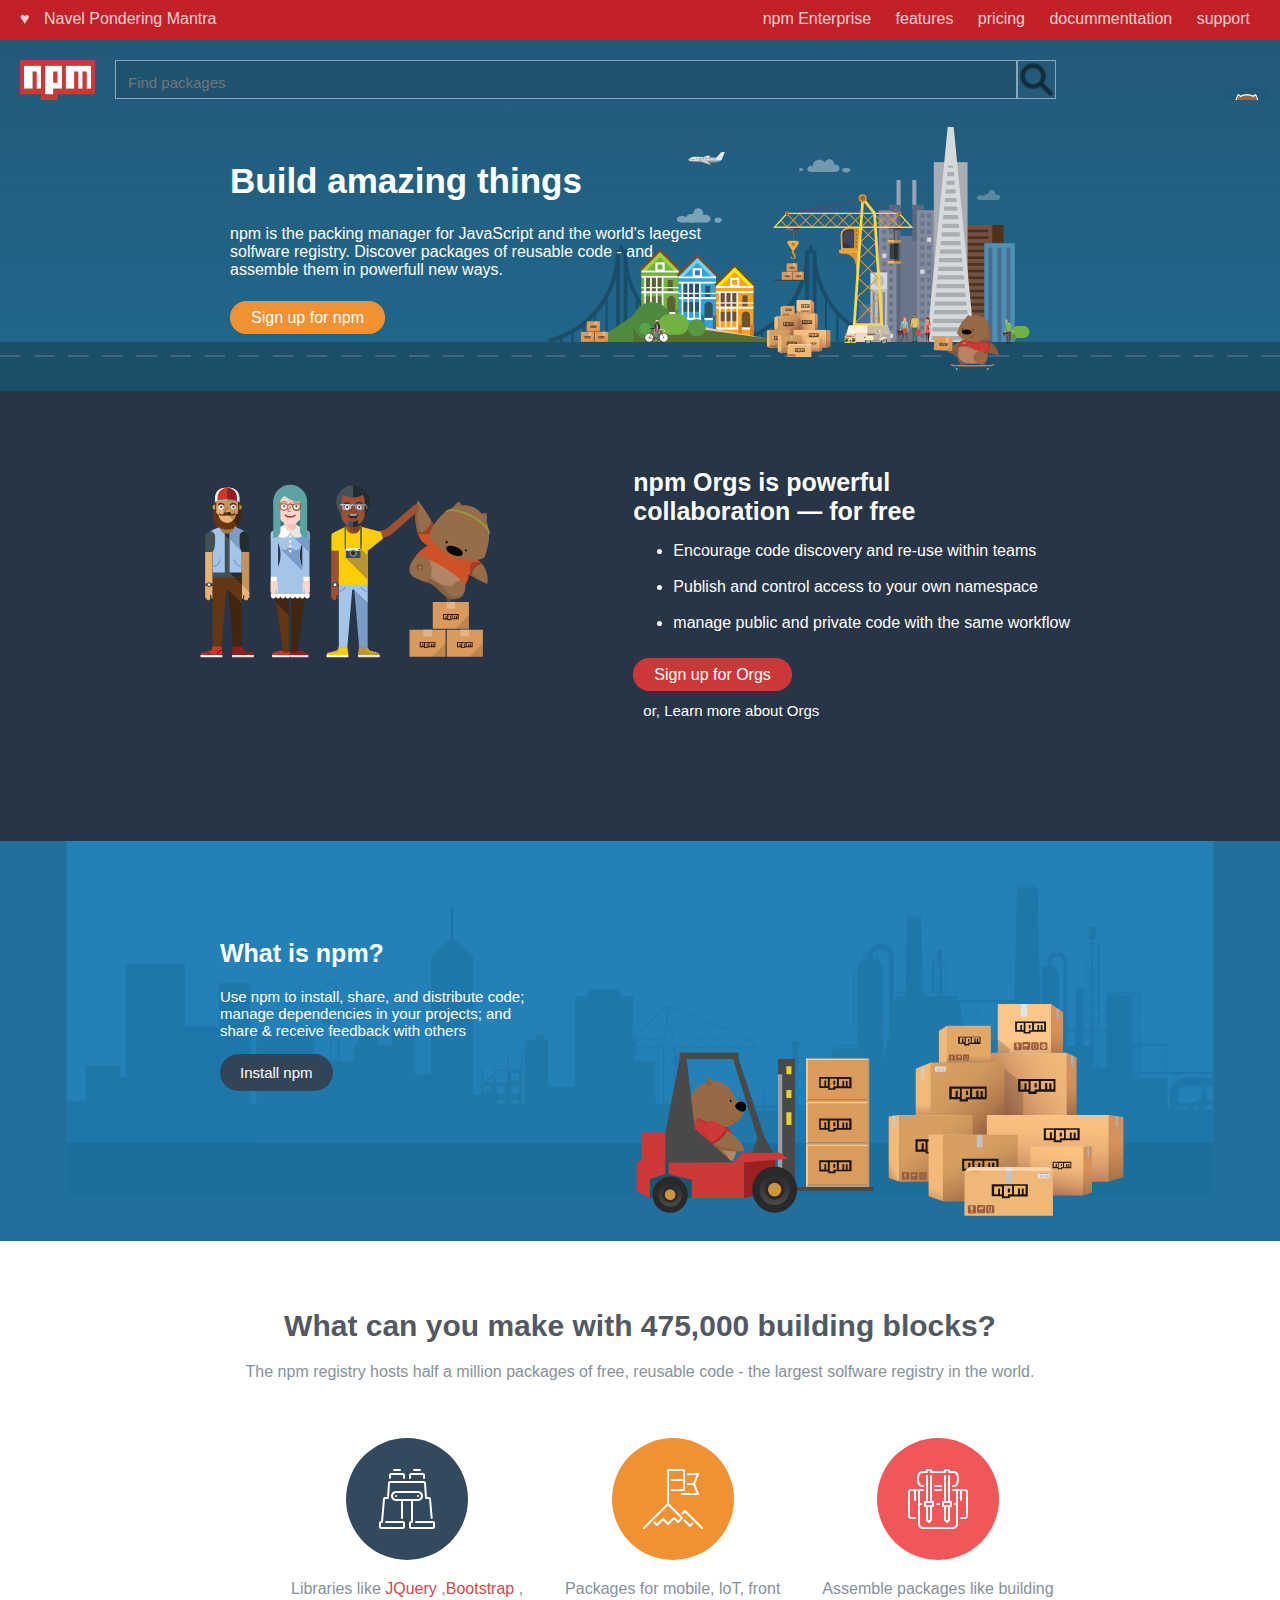
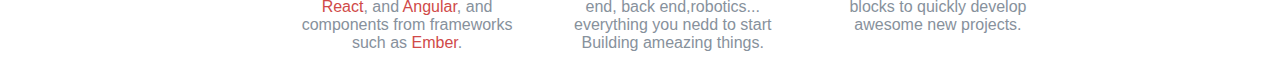
<file: starter-code/index.html>
<!DOCTYPE html>
<html lang="en">
<head>
  <meta charset="UTF-8">
  <meta name="viewport" content="width=device-width, initial-scale=1.0">
  <meta http-equiv="X-UA-Compatible" content="ie=edge">
  <title>npm</title>
  <link href="styles.css" rel="stylesheet" type="text/css" >
</head>
<body>
   
    <nav>
    <div class= "top-left">
    <a class="heart" href = "#">♥︎</a>
    <span class= "wordTop-left">Navel Pondering Mantra</span>
    
    
    <ul class ="top-links">
    <li><a href ="#">npm Enterprise</a></li>
    <li><a href ="#">features</a></li>
    <li><a href ="#">pricing</a></li>
    <li><a href ="#">docummenttation</a></li>
    <li><a href ="#">support</a></li>
    </ul>
  </div>
  </nav>
    </nav>
  
    <div class ="article1 firstBackground">
      <!-- <div class ="firstBackground"> -->

        <div class ="boxLine-input">
          <img class ="logo" src ="images/npm-logo.png">
      <form class ="from" method ="post" action ="http://www.example.org/search.php">
      <input class ="input" type ="input" name ="search" placeholder="Find packages"  style="font-size:18pt;height:35px;width:70%;"/>
    <input class ="icon" type ="image"   src ="images/editfind_104370.png" width="37" height="37"/>
    </form>
      <a class ="log-in" href ="#" >Sign up or log in</a>
      <img class ="bearLog-in" src = "images/bear-logo.png">
    </div>
<br />
      <div class ="column1">
      <h1 class ="h1Column1">Build amazing things</h1>
      <p class ="pColumn1">npm is the packing manager for JavaScript and the world's laegest <br />solfware registry. Discover packages of reusable code - and <br />assemble them in powerfull new ways.</p>
      <a class ="buttomSign-npm" href="#">Sign up for npm</a>
      </div>
     <br />
     <br />
     <br />
    <!-- </div> -->
    </div>

<article class ="article2">
    <section class ="secondBackground">
      <img class ="imgHuman" src ="images/collaboration.svg">
      
<div class="column2">
      <h1 class ="h1column2">npm Orgs is powerful <br /> collaboration — for free</h1>
     <div class ="ulcolumn2">
      <ul class ="ul-second">
        <li>Encourage code discovery and re-use within teams</li>
        <br />
        <li>Publish and control access to your own namespace</li>
        <br />
        <li>manage public and private code with the same workflow</li>
      </ul>
     </div>
      <br />
      <a class ="buttomSign-Orgs" href ="#">Sign up for Orgs</a>
      <br />
      <br />
      <a class ="learn-more" href ="#">or, Learn more about Orgs</a>
     </div>
    </section>
</article>

<article class ="article3">
    <section class ="ThirdBackground">
      <br />
      <div class="column3">
      <h1 class ="h1Column3">What is npm?</h1>
      <p class ="pColumn3">Use npm to install, share, and distribute code; <br />manage dependencies in your projects; and <br />share & receive feedback with others</p>
      <a class ="install" href ="#">Install npm</a>
    </div>
    </section>
  
  </article>

  <article class ="article4">
    <section class ="fourBackground">
      <br />
      <div class="column4">
      <h1 class ="h1Column4">What can you make with 475,000 building blocks?</h1>
      <p class ="pColumn4">The npm registry hosts half a million packages of free, reusable code - the largest solfware registry in the world.</p>
      </div>
      <div class ="box">
<div class ="find">
  <img class ="binoular" src ="images/binoculars.svg">
  <p class ="link4">Libraries like <a href ="#">JQuery</a> ,<a href ="#">Bootstrap</a> ,<br /><a href ="#">React</a>, and <a href ="#">Angular</a>, and <br />components from frameworks <br />such as <a href ="#">Ember</a>.
    </p>
</div>
<div class ="Discover"> <img class ="mountain" src ="images/mountain-flag.svg">
  <p>Packages for mobile, loT, front <br />end, back end,robotics...<br />everything you nedd to start <br />Building ameazing things.</p>
</div>
<div class ="build"> <img class ="bagpack" src ="images/backpack.svg">
  <p>Assemble packages like building <br />blocks to quickly develop<br />awesome new projects.</p>
</div>
</div>
    </section>
    </article>
    
    
    
    
    
   
</body>
</html>
</file>
<file: starter-code/styles.css>
body {
  min-width: 1250px;
  width: 100%;
  height: 100%;
  background-color: red;
  font-family: 'Segoe UI', Tahoma, Geneva, Verdana, sans-serif;
  margin:auto;
}
nav {
  background-color: #c12127;
  color: rgba(255,255,255,0.8); 
  padding-top: 10px;
  height: 30px;
}
nav a {
color:rgba(255,255,255,0.8);
text-decoration: none;
}


.wordTop-left, .heart{
  margin: 0 -10px 0 20px;
  

}

.top-links {
  float:right;
  display: inline;
  margin: 0 20px 0 0;
 clear: left;
 border:1px solid none;
 
 
}
.top-links li {
  display: inline-block;
  margin: 0 10px ;
  
}


.firstBackground{
background-image: url('./images/city-scape.svg');
/* background-image: url('./images/1_NHG0SL6kUtPbS9lY8fT9Gg.jpeg'); */
background-size: cover;
  background-repeat: no-repeat;
  width:100%;

}

.logo{
  width: 75px;
  height: 40px;
  margin: 20px 0 0 20px;
  float:left;
  clear: right;
}

input[type="input"], textarea {
  margin: 20px 0 5px 20px;
  background-color : rgb(31, 82, 111); 
  font-size:15px;
  float: left;
  border: 1px solid rgb(135, 167, 187);
  clear: right;

}
input::placeholder{
  font-size: 15px;
  padding: 10px;
  
}

.icon{
  margin: 20px 0 0 0px;
 float: left;
 border:1px solid rgb(135, 167, 187);
 clear: right;
}
.bearLog-in{
  width: 45px;
  height: 45px;
  margin: -50px 10px 0 0;
  clear:both;
  float: right;
  
}

.log-in{
color: rgb(135, 167, 187);
text-decoration: none;
margin: 20px 70px 0 40px;
float: right;
}

h1{
  font-family:  'open sans',sans-serif; 
}
 .h1Column1{
   font-size: 35px;
   color: white;
   clear: both;
  
  
}
.pColumn1{
  color:white;
  margin:20px 0 30px 0px;
  
  
}
.buttomSign-npm{
  margin: 10px 0 0 0;
  color: white;
  background-color: rgb(240, 146, 51);
  border: 1px solid rgb(240, 146, 51);
  text-align: center;
  text-decoration: none;
  padding:7px 20px 7px 20px;
  border-radius:30px;
  
}
.imgHuman{
  margin: 80px 0 0 200px;
  width:290px;
  height:200px;
 
 
 
 
}
.secondBackground{
  background-color: rgb(39, 53, 71);
  height: 450px;
 

}
.h1column2{
  font-size: 25px;
  color: white;
  
 
}
.ulcolumn2{
  color: white;

}
.buttomSign-Orgs{
 margin: 20px 0 20px 0;
  color: white;
 background-color: rgb(203, 56, 55);
  border: 1px solid rgb(203, 56, 55);
  text-align: center;
  text-decoration: none;
  padding:7px 20px 7px 20px;
  border-radius:30px;
}
.learn-more{
  margin: 50px 0 0 10px;
  font-size: 15px;
  color: white;
  text-decoration: none
}
.ThirdBackground{
  background: url("images/forklift.svg");
  margin: 0 0 0 0;
  background-repeat: no-repeat;
  width: 100%;
  height:400px;
}
.h1Column3{
  color:white;
  font-size:25px;
  margin:80px 0 0 220px;
}
.pColumn3{
  color: white;
  font-size: 15px;
  margin:20px 0 25px 220px;
}

.install{
  background-color: rgb(49, 68, 88);
  border: 1pa solid rgb(49, 68, 88);
  text-decoration: none;
  border-radius: 30px;
  padding: 10px 20px 10px 20px;
  text-align: center;
  color: white;
  margin: 0px 0 0 220px;
  font-size: 15px
}
.fourBackground{
  background-color: white;
  margin-top:0px; 
  height: 100%;
  overflow:hidden;
  
}
.h1Column4{
  color: rgb(83, 88, 98);
  text-align: center;
  margin-top: 50px;
  font-size: 30px;
}
.pColumn4{
  color:rgb(135, 145, 156);
  text-align: center;
  margin-top: 15px;
}

.find, .Discover, .build{
  color: rgb(135, 145, 156);
  border: 1px solid white;
float: left;
text-align: center;
margin: 30px 0 0 20px;
padding:10px;

}

.box{
  margin-left: 260px;
}
p a{
  color:rgb(208, 74, 73);
  text-decoration-line: none;
}

.column1{
border: 1px solid none;
padding:  10px ;
margin: 10px 0 0 220px;
overflow: hidden;
width: auto;
height: 100%;
}
.column2{
  border: 1px solid none;
  padding:  10px ;
 float: right;
  margin: 50px 200px  0 0;
  overflow: hidden;
  width: auto;
  height: auto;
  clear: both;
  
}
.boxLine-input{
  border: 1px solid none;
  padding: 0px;
  overflow: hidden;
 height: 60px;
  
}
</file>
